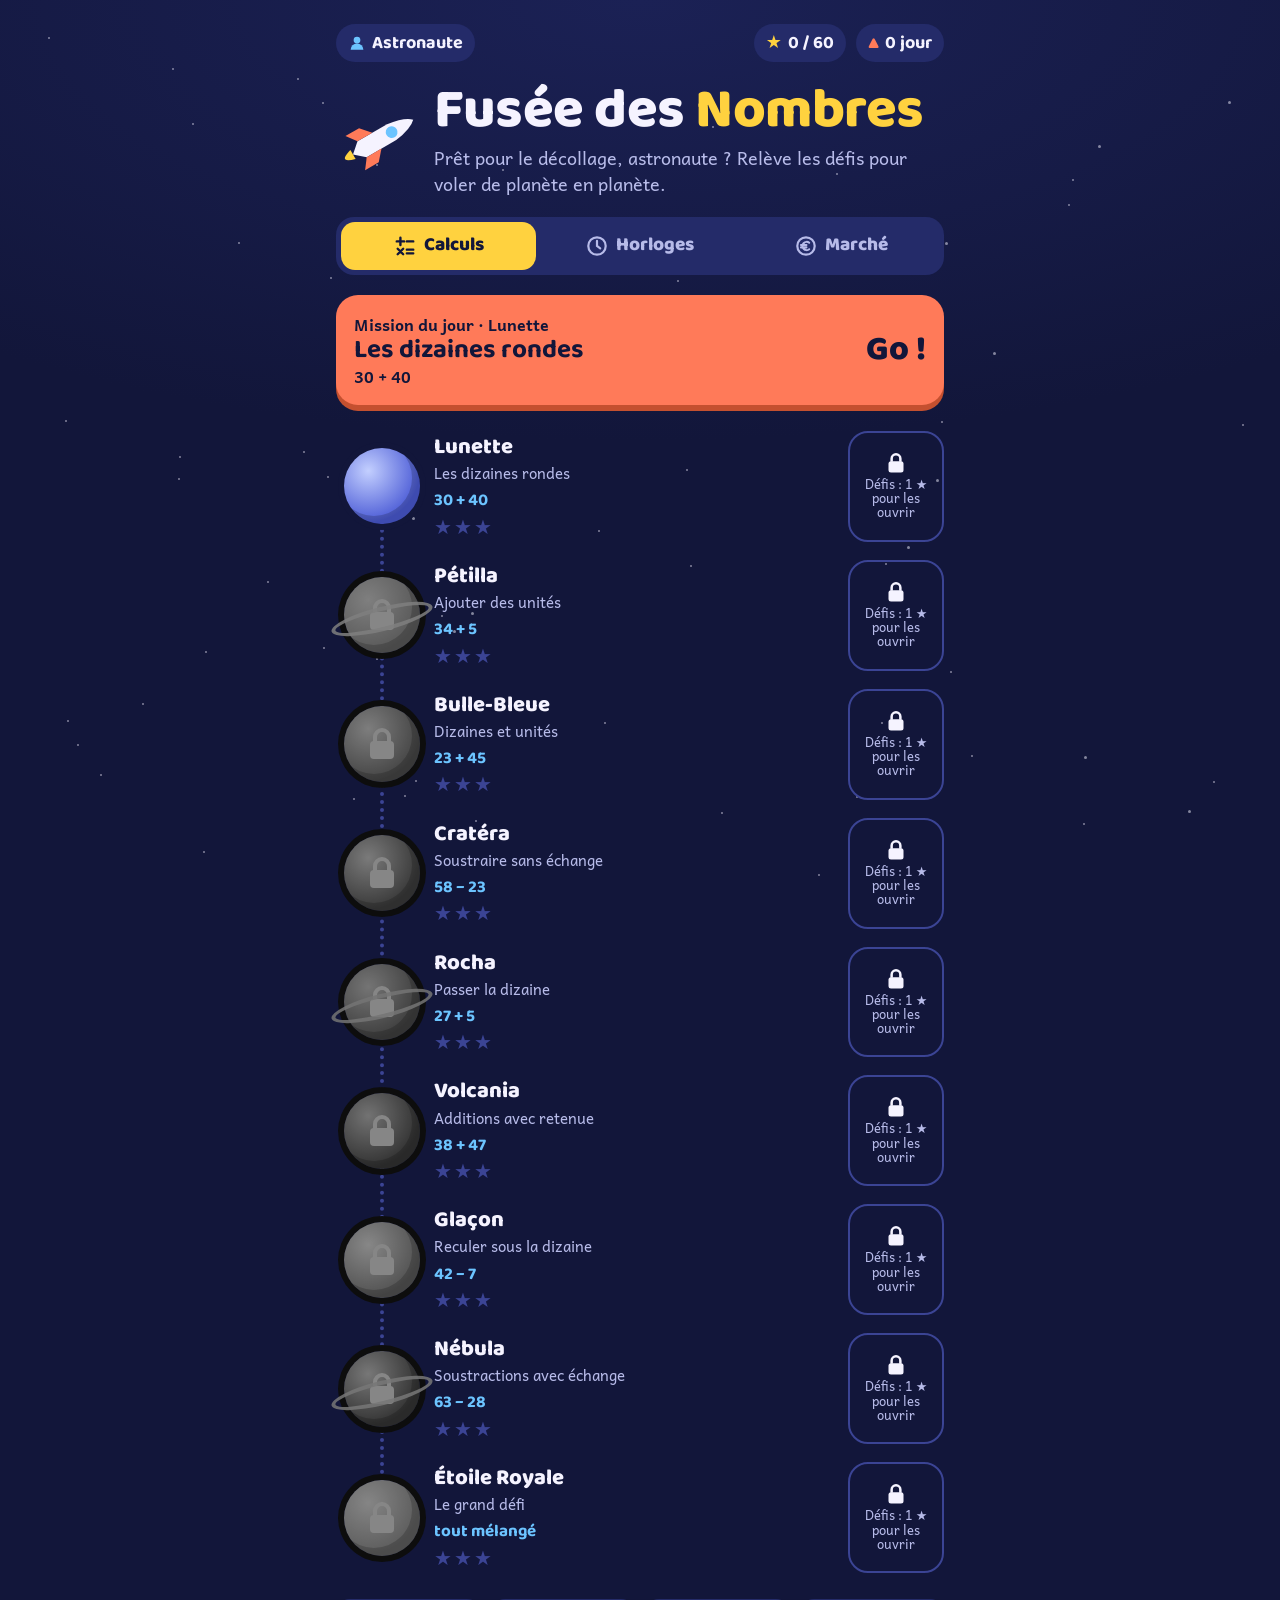
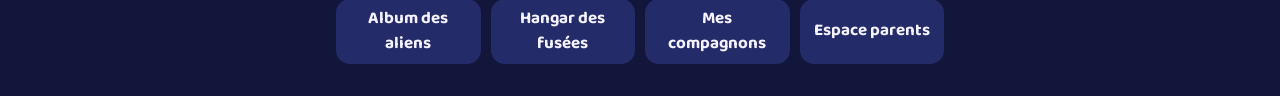
<file: index.html>
<!doctype html>
<html lang="fr">
<head>
<meta charset="utf-8">
<meta name="viewport" content="width=device-width,initial-scale=1,viewport-fit=cover">
<title>Fusée des Nombres</title>
<link rel="preconnect" href="https://fonts.googleapis.com">
<link rel="preconnect" href="https://fonts.gstatic.com" crossorigin>
<link rel="stylesheet" href="https://fonts.googleapis.com/css2?family=Baloo+2:wght@500;700;800&family=Andika:wght@400;700&display=swap">
<link rel="stylesheet" href="src/styles/base.css?v=11ead0ea">
<link rel="stylesheet" href="src/styles/home.css?v=f596ff25">
<link rel="stylesheet" href="src/styles/game.css?v=fdebc395">
<link rel="stylesheet" href="src/styles/screens.css?v=ad14bec3">
<link rel="stylesheet" href="src/styles/clock.css?v=83134916">
<link rel="stylesheet" href="src/styles/money.css?v=e6f331f5">
</head>
<body>
<div id="sky" aria-hidden="true"></div>
<main class="app" id="app"></main>

<!-- L'ordre compte : chaque fichier peut utiliser ce que définissent les précédents. -->
<script src="src/js/core/utils.js?v=38701ada"></script>
<script src="src/js/data/levels.js?v=82737ecb"></script>
<script src="src/js/data/clock-levels.js?v=f9606397"></script>
<script src="src/js/data/money-levels.js?v=098c0817"></script>
<script src="src/js/data/messages.js?v=a18415a1"></script>
<script src="src/js/core/storage.js?v=721495cc"></script>
<script src="src/js/core/sound.js?v=1b81cc5b"></script>
<script src="src/js/graphics/icons.js?v=cd77efa2"></script>
<script src="src/js/graphics/rockets.js?v=a6855240"></script>
<script src="src/js/graphics/aliens.js?v=03790346"></script>
<script src="src/js/graphics/companions.js?v=82562516"></script>
<script src="src/js/graphics/aids.js?v=9d607df4"></script>
<script src="src/js/graphics/clock.js?v=b2bdffbd"></script>
<script src="src/js/graphics/money.js?v=dd99b543"></script>
<script src="src/js/game/clock.js?v=d94fd621"></script>
<script src="src/js/game/money.js?v=c3a6fdbc"></script>
<script src="src/js/game/mission.js?v=0a1a0919"></script>
<script src="src/js/ui/effects.js?v=f398ff62"></script>
<script src="src/js/ui/render.js?v=0757fdc7"></script>
<script src="src/js/ui/home.js?v=3b394666"></script>
<script src="src/js/ui/game.js?v=12a74ba6"></script>
<script src="src/js/ui/game-clock.js?v=6943864a"></script>
<script src="src/js/ui/game-money.js?v=47091a39"></script>
<script src="src/js/ui/results.js?v=06f67820"></script>
<script src="src/js/ui/collections.js?v=1fd91450"></script>
<script src="src/js/ui/players.js?v=68bf531c"></script>
<script src="src/js/ui/parents.js?v=ed73d9a6"></script>
<script src="src/js/main.js?v=d20ff30e"></script>
</body>
</html>
</file>
<file: src/styles/base.css>
/* Fusée des Nombres : couleurs, typographie et éléments communs.
 Mise en page : appli sur un écran. Une carte verticale de planètes (une par compétence) ; chaque mission est un cockpit avec le calcul, la piste de la fusée et un grand clavier. */
:root{
  --night:#12163a; --night-2:#1b2155; --panel:#242b69; --line:#3b4494;
  --ink:#f5f3ff; --ink-soft:#b7bbe9;
  --star:#ffd23f; --silver:#cfd6ee; --rocket:#ff7a59; --mint:#53e0b0; --sky:#6cc4ff;
  --display:"Baloo 2","Comic Sans MS",system-ui,sans-serif;
  --body:"Andika","Trebuchet MS",system-ui,sans-serif;
  color-scheme:dark;
}
*{box-sizing:border-box}
html,body{height:100%}
/* appli tactile : pas de zoom au double toucher, pas de sélection de texte ni de menu à l'appui long, pas de flash gris au toucher.
   Le zoom à deux doigts reste possible ; le champ du prénom (espace parents) reste sélectionnable. */
html{touch-action:manipulation;-webkit-text-size-adjust:100%}
body{-webkit-user-select:none;user-select:none;-webkit-touch-callout:none;-webkit-tap-highlight-color:transparent}
input{-webkit-user-select:text;user-select:text;-webkit-touch-callout:default}
svg{-webkit-user-drag:none}
body{background:var(--night);background-image:radial-gradient(120% 70% at 50% 0%,var(--night-2) 0%,var(--night) 70%);background-attachment:fixed;color:var(--ink);font-family:var(--body);font-size:18px;line-height:1.45;overflow-x:hidden}
button{font:inherit;color:inherit;cursor:pointer;border:0;background:none}
button:focus-visible,input:focus-visible{outline:3px solid var(--star);outline-offset:3px}
h1,h2,h3{font-family:var(--display);line-height:1.05;margin:0;text-wrap:balance}

#sky{position:fixed;inset:0;pointer-events:none;z-index:0}
#sky i{position:absolute;width:2px;height:2px;border-radius:50%;background:var(--ink);opacity:.5;animation:tw 3s ease-in-out infinite alternate}
@keyframes tw{to{opacity:.1}}

.app{position:relative;z-index:1;max-width:640px;margin:0 auto;padding-inline:16px;padding-block:16px 32px;display:flex;flex-direction:column;gap:20px;min-height:100%}

/* ---------- top bar ---------- */
.bar{display:flex;align-items:center;gap:10px;flex-wrap:wrap}
.bar .grow{flex:1;min-width:0}
.chip{display:inline-flex;align-items:center;gap:6px;padding:6px 12px;border-radius:999px;background:var(--panel);font-family:var(--display);font-weight:700;font-size:18px;white-space:nowrap}
.chip .s{color:var(--star)}
.chip .f{color:var(--rocket)}
.iconbtn{display:inline-flex;align-items:center;gap:6px;padding:8px 14px;border-radius:14px;background:var(--panel);font-family:var(--display);font-weight:700;font-size:17px}
.iconbtn:hover{background:var(--line)}

/* confetti */
.confetti{position:fixed;inset:0;pointer-events:none;z-index:5;overflow:hidden}
.confetti i{position:absolute;top:-20px;width:10px;height:14px;border-radius:2px;animation:fall 2.4s ease-in forwards}
@keyframes fall{to{transform:translateY(110vh) rotate(540deg)}}

.ship .flame{animation:flick .15s infinite alternate}
@keyframes flick{to{transform:scaleX(1.35);transform-origin:right center}}

@media (prefers-reduced-motion:reduce){
  *,*::before,*::after{animation:none!important;transition:none!important}
}
</file>
<file: src/styles/home.css>
/* Carte des planètes, compagnon et boutons des défis */
.hero{display:flex;align-items:center;gap:14px}
.hero h1{font-size:clamp(38px,9vw,56px);font-weight:800;letter-spacing:-.5px}
.hero h1 span{color:var(--star)}
.hero svg{width:84px;flex:none;transform:rotate(-30deg)}
.hello{color:var(--ink-soft);margin:4px 0 0}
.cta{display:flex;align-items:center;justify-content:space-between;gap:12px;padding:16px 18px;border-radius:22px;background:var(--rocket);color:var(--night);text-align:left;box-shadow:0 6px 0 #c4502f}
.cta:active{transform:translateY(4px);box-shadow:0 2px 0 #c4502f}
.cta b{font-family:var(--display);font-size:26px;display:block;line-height:1}
.cta small{font-size:16px;font-weight:700}
.cta .go{font-family:var(--display);font-weight:800;font-size:34px;white-space:nowrap}
.review{display:flex;align-items:center;gap:10px;padding:12px 16px;border-radius:18px;border:2px dashed var(--sky);color:var(--sky);font-weight:700;text-align:left}

.map{list-style:none;margin:0;padding:0;display:flex;flex-direction:column;gap:6px;position:relative}
.map::before{content:"";position:absolute;left:44px;top:40px;bottom:40px;border-left:4px dotted var(--line)}
.map li{display:flex;align-items:center;gap:10px}
.stop{position:relative;flex:1;min-width:0;display:flex;align-items:center;gap:14px;padding:8px;border-radius:24px;text-align:left}
.chrono{flex:none;width:96px;align-self:stretch;margin-block:6px;display:flex;flex-direction:column;align-items:center;justify-content:center;gap:4px;padding:8px 4px;border-radius:20px;border:2px solid var(--sky);color:var(--sky);font-family:var(--display);font-weight:700;font-size:15px;line-height:1.1;text-align:center}
.chrono:not([disabled]):hover{background:rgba(108,196,255,.1)}
.chrono[disabled]{border-color:var(--line);color:var(--ink-soft);font-family:var(--body);font-weight:400;font-size:13px;cursor:default}
.chrono .best{color:var(--ink);font-size:19px;font-variant-numeric:tabular-nums}
.modes{flex:none;width:96px;align-self:stretch;margin-block:6px;display:flex;flex-direction:column;gap:6px}
.modes .chrono{width:auto;flex:1;margin:0;align-self:auto;gap:2px;padding:4px}
.chrono .lbl{font-family:var(--body);font-weight:700;font-size:13px}
.modes .best{font-size:16px;white-space:nowrap}
.chrono .mini{display:flex;align-items:center;gap:5px}
.chrono .mini svg{width:20px;height:20px;flex:none}
.chrono.riddle{border-color:var(--mint);color:var(--mint)}
.chrono.riddle:not([disabled]):hover{background:rgba(83,224,176,.1)}
.buddy{display:flex;align-items:center;gap:14px;padding:4px;text-align:left;border-radius:22px}
.buddy:hover{background:rgba(255,255,255,.04)}
.buddy svg{width:92px;height:92px;flex:none;animation:hop 2.6s ease-in-out infinite}
@keyframes hop{0%,100%{transform:translateY(0)}50%{transform:translateY(-6px)}}
.bubble{position:relative;min-width:0;padding:10px 14px;border-radius:18px;background:var(--ink);color:var(--night);font-weight:700;font-size:16px;line-height:1.3}
.bubble::before{content:"";position:absolute;left:-8px;top:50%;margin-top:-8px;border-style:solid;border-width:8px 8px 8px 0;border-color:transparent var(--ink) transparent transparent}
.sil svg,svg.sil{filter:brightness(0) invert(.8);opacity:.35;animation:none}
.medals{display:flex;gap:4px}
.medals i{width:12px;height:12px;border-radius:50%;border:2px solid var(--line)}
.medals i.silver{background:var(--silver);border-color:var(--silver)}
.medals i.gold{background:var(--star);border-color:var(--star)}
.stop:not([disabled]):hover{background:rgba(255,255,255,.05)}
.stop[disabled]{cursor:default}
.planet{position:relative;flex:none;width:76px;height:76px;border-radius:50%;background:radial-gradient(circle at 32% 30%,var(--c1),var(--c2) 70%);box-shadow:inset -8px -8px 0 rgba(0,0,0,.18),0 0 0 6px var(--night)}
.planet.ring::after{content:"";position:absolute;left:-14px;right:-14px;top:30px;height:16px;border-radius:50%;border:4px solid var(--c1);transform:rotate(-14deg);opacity:.85}
.stop[disabled] .planet{filter:grayscale(1) brightness(.55)}
.lock{position:absolute;inset:0;display:grid;place-items:center}
.stop .t{min-width:0}
.stop .n{font-family:var(--display);font-weight:800;font-size:22px;line-height:1}
.stop .k{font-size:15px;color:var(--ink-soft)}
.stop .ex{font-family:var(--display);font-weight:700;font-size:17px;color:var(--sky)}
.stars{color:var(--line);font-size:20px;letter-spacing:2px;line-height:1}
.stars .on{color:var(--star)}
.foot{display:flex;gap:10px;flex-wrap:wrap}
.foot .iconbtn{flex:1;justify-content:center}

@media (max-width:420px){
  .planet{width:64px;height:64px}
  .map::before{left:38px}
  .stop{gap:10px}
  .chrono{width:84px}
  .modes{width:84px}
  .modes .chrono{width:auto}
  .buddy svg{width:76px;height:76px}
  .bubble{font-size:15px}
  .stop .n{font-size:20px}
}
</file>
<file: src/styles/game.css>
/* Écran de jeu : piste, calcul, aides et clavier */
.track{position:relative;height:44px;margin-inline:4px 34px}
.track .rail{position:absolute;left:0;right:0;top:20px;height:4px;border-radius:2px;background:var(--line)}
.track .dots{position:absolute;inset:0;display:flex;justify-content:space-between;align-items:center}
.track .dot{width:12px;height:12px;border-radius:50%;background:var(--line);border:2px solid var(--night)}
.track .dot.ok{background:var(--mint)}
.track .dot.half{background:var(--star)}
.track .dot.miss{background:var(--rocket)}
.track .ship{position:absolute;top:6px;width:52px;margin-left:-26px;transition:left .6s cubic-bezier(.3,1.4,.6,1)}
.track .goal{position:absolute;right:-34px;top:4px;width:36px;height:36px;border-radius:50%;background:radial-gradient(circle at 32% 30%,var(--c1),var(--c2) 70%)}

.qcard{display:flex;flex-direction:column;align-items:center;gap:6px;padding:22px 16px 18px;border-radius:28px;background:var(--panel);text-align:center}
.qcount{font-size:15px;color:var(--ink-soft);font-weight:700}
.calc{font-family:var(--display);font-weight:800;font-size:clamp(38px,11vw,72px);line-height:1;display:flex;align-items:center;gap:.22em;justify-content:center;font-variant-numeric:tabular-nums;white-space:nowrap}
.qcard.compact{padding:12px 12px 10px;gap:4px}
.qcard.compact .calc{font-size:clamp(32px,9vw,52px)}
.qcard.compact .msg{min-height:0;font-size:17px}
.app.playing{gap:14px}
.gamebar{flex-wrap:nowrap}
.gamebar .chip{min-width:0;overflow:hidden;text-overflow:ellipsis;font-size:16px}
.gamebar .iconbtn{flex:none}
/* clavier toujours visible en bas de l'écran ; l'aide défile au-dessus */
.dock{position:sticky;bottom:0;z-index:2;margin-inline:-16px;padding:10px 16px calc(10px + env(safe-area-inset-bottom,0px));background:var(--night);box-shadow:0 -12px 16px -8px var(--night)}
.calc .op{color:var(--sky)}
.answer{min-width:1.8em;padding:.05em .2em;border-radius:18px;border:4px dashed var(--ink-soft);color:var(--star);text-align:center}
.answer.empty{color:var(--line)}
.answer.good{border-style:solid;border-color:var(--mint);color:var(--mint);animation:pop .4s}
.answer.bad{border-style:solid;border-color:var(--rocket);color:var(--rocket);animation:shake .4s}
@keyframes pop{50%{transform:scale(1.15)}}
@keyframes shake{25%{transform:translateX(-8px)}75%{transform:translateX(8px)}}
.msg{min-height:1.5em;font-weight:700;font-size:19px;text-align:center}
.msg.good{color:var(--mint)} .msg.bad{color:var(--rocket)}

.tools{display:flex;gap:10px;justify-content:center;flex-wrap:wrap}
.toolbtn{padding:8px 16px;border-radius:999px;border:2px solid var(--line);font-weight:700;font-size:16px}
.toolbtn[aria-pressed="true"]{background:var(--sky);border-color:var(--sky);color:var(--night)}

.aid{display:flex;flex-direction:column;align-items:center;gap:12px;padding:16px;border-radius:22px;border:2px solid var(--line)}
.blocks{display:flex;align-items:flex-end;justify-content:center;gap:14px}
.grp{display:flex;flex-direction:column;align-items:center;gap:6px}
.grp{min-width:0}
.grp .cubes{display:flex;align-items:flex-end;gap:4px;flex-wrap:wrap;justify-content:center;max-width:220px}
.grp .lbl{font-size:14px;color:var(--ink-soft);text-align:center}
.ten{width:12px;height:80px;border-radius:2px;background:repeating-linear-gradient(to bottom,var(--sky) 0 7px,var(--night-2) 7px 8px)}
.units{display:grid;grid-template-columns:repeat(5,12px);gap:1px}
.one{width:12px;height:12px;border-radius:2px;background:var(--star)}
.grp.minus .one,.grp.minus .ten{opacity:.9}
.bigop{font-family:var(--display);font-weight:800;font-size:34px;color:var(--sky);align-self:center}

.col{font-family:var(--display);font-weight:800;font-size:40px;line-height:1.1;display:grid;grid-template-columns:repeat(3,1.1em);text-align:center;font-variant-numeric:tabular-nums}
.col .carry{font-size:22px;color:var(--rocket);align-self:end}
.col .x{text-decoration:line-through;text-decoration-color:var(--rocket);text-decoration-thickness:3px;color:var(--ink-soft)}
.col sup{font-size:.5em;color:var(--rocket);vertical-align:.7em}
.col .rule{grid-column:1/-1;height:4px;border-radius:2px;background:var(--ink);margin:4px 0}
.col .res{color:var(--mint)}
.col .tens{color:var(--sky)}
.steps{margin:0;padding-left:1.4em;display:flex;flex-direction:column;gap:4px;max-width:34em}
.aid.cols{flex-direction:row;align-items:center;justify-content:center;gap:18px}
.explain{display:flex;flex-direction:column;gap:8px;min-width:0}
.legend{font-size:14px;color:var(--ink-soft)}

.pad{display:grid;grid-template-columns:repeat(3,1fr);gap:10px}
.key{height:64px;border-radius:18px;background:var(--panel);font-family:var(--display);font-weight:800;font-size:32px;box-shadow:0 5px 0 var(--night-2)}
.key:active{transform:translateY(4px);box-shadow:0 1px 0 var(--night-2)}
.key.del{color:var(--ink-soft);font-size:26px}
.key.ok{background:var(--mint);color:var(--night);box-shadow:0 5px 0 #2a9f7a}
.key.ok:disabled{opacity:.4}
.next{width:100%;min-height:64px;padding:8px 14px;line-height:1.1;border-radius:18px;background:var(--star);color:var(--night);font-family:var(--display);font-weight:800;font-size:26px;box-shadow:0 5px 0 #c19a12}

.clock{font-family:var(--display);font-weight:800;font-size:30px;line-height:1;color:var(--star);font-variant-numeric:tabular-nums}
.goals{font-size:15px;color:var(--ink-soft)}

@media (max-width:480px){
  .aid{padding:10px;gap:8px}
  .aid.cols{gap:10px}
  .col{font-size:28px}
  .col .carry{font-size:17px}
  .steps{font-size:15px;line-height:1.35;padding-left:1.2em}
  .blocks{gap:8px}
  .grp .lbl{font-size:12px}
  .ten{width:8px;height:52px;background:repeating-linear-gradient(to bottom,var(--sky) 0 4.2px,var(--night-2) 4.2px 5.2px)}
  .units{grid-template-columns:repeat(5,8px)}
  .one{width:8px;height:8px}
  .grp .cubes{gap:3px;max-width:120px}
  .bigop{font-size:26px}
  .track{height:34px}
  .track .rail{top:15px}
  .track .ship{top:2px;width:44px;margin-left:-22px}
  .track .goal{top:2px;width:30px;height:30px;right:-32px}
  .tools .toolbtn{padding:6px 12px;font-size:15px}
  .pad{gap:8px}
}

@media (max-width:420px){
  .key{height:52px;font-size:28px}
}
</file>
<file: src/styles/screens.css>
/* Écrans de résultat, collections (album, hangar, compagnons) et espace parents */
/* ---------- result ---------- */
.result{display:flex;flex-direction:column;align-items:center;gap:16px;text-align:center;padding-top:12px}
.result h2{font-size:clamp(34px,8vw,46px)}
.bigstars{display:flex;gap:10px}
.bigstars svg{width:72px;height:72px}
.bigstars .on{animation:pop .5s backwards}
.bigstars .on:nth-child(2){animation-delay:.25s}
.bigstars .on:nth-child(3){animation-delay:.5s}
.facts{display:flex;gap:12px;flex-wrap:wrap;justify-content:center}
.fact{padding:10px 16px;border-radius:16px;background:var(--panel);min-width:130px}
.fact b{display:block;font-family:var(--display);font-size:30px;line-height:1;color:var(--star)}
.fact span{font-size:15px;color:var(--ink-soft)}
.gift{display:flex;align-items:center;gap:14px;padding:12px 18px;border-radius:22px;border:2px solid var(--star);text-align:left}
.gift svg{width:84px;height:84px;flex:none}
.gift .ship-art svg{width:120px;height:60px}
.actions{display:flex;flex-direction:column;gap:12px;width:100%}

/* ---------- album ---------- */
.album{display:grid;grid-template-columns:repeat(3,minmax(0,1fr));gap:12px}
.slot{display:flex;flex-direction:column;align-items:center;gap:4px;padding:12px 6px;border-radius:20px;background:var(--panel);text-align:center}
.slot svg{width:100%;max-width:96px;aspect-ratio:1}
.slot .n{font-family:var(--display);font-weight:700;font-size:17px;line-height:1.1;overflow-wrap:break-word;hyphens:auto}
.slot.empty svg{opacity:.25;filter:grayscale(1)}
.slot.gold{box-shadow:inset 0 0 0 3px var(--star)}
.slot.on{box-shadow:inset 0 0 0 3px var(--mint)}
.slot .st{font-size:13px;color:var(--ink-soft);line-height:1.2}
.slot.on .st{color:var(--mint);font-weight:700}
.palbig svg{width:150px;height:150px;animation:hop 2.6s ease-in-out infinite}
.note{color:var(--ink-soft);font-size:16px;margin:0}
.hangar{display:grid;grid-template-columns:repeat(2,minmax(0,1fr));gap:12px}
.bay{display:flex;flex-direction:column;align-items:center;gap:6px;padding:14px 10px;border-radius:20px;background:var(--panel);text-align:center;border:3px solid transparent}
.bay svg{width:100%;max-width:150px;aspect-ratio:2/1}
.bay .n{font-family:var(--display);font-weight:700;font-size:18px;line-height:1.1}
.bay .st{font-size:14px;color:var(--ink-soft)}
.bay.locked svg{opacity:.25;filter:grayscale(1) brightness(.6)}
.bay.locked{cursor:default}
.bay.on{border-color:var(--mint)}
.bay.on .st{color:var(--mint);font-weight:700}
.bigtime{font-family:var(--display);font-weight:800;font-size:clamp(56px,16vw,84px);line-height:1;color:var(--star);font-variant-numeric:tabular-nums}
.targets{display:flex;flex-direction:column;gap:6px;align-items:stretch;width:100%;max-width:340px}
.target{display:flex;justify-content:space-between;gap:10px;padding:8px 14px;border-radius:14px;background:var(--panel);font-weight:700}
.target.hit{box-shadow:inset 0 0 0 2px var(--mint);color:var(--mint)}
.gift .ship-art{width:120px;flex:none}

/* ---------- parents ---------- */
.parents{display:flex;flex-direction:column;gap:18px}
.parents h2{font-size:32px}
.parents h3{font-size:22px;margin-bottom:8px}
.box{padding:16px;border-radius:20px;background:var(--panel);min-width:0}
.tbl{overflow-x:auto}
table{border-collapse:collapse;width:100%;font-size:15px;font-variant-numeric:tabular-nums}
th,td{padding:8px 6px;text-align:left;border-bottom:1px solid var(--line);vertical-align:top}
th{font-size:13px;letter-spacing:.06em;text-transform:uppercase;color:var(--ink-soft);font-weight:700}
td.num{text-align:right;white-space:nowrap}
.meter{display:inline-block;width:52px;height:8px;border-radius:4px;background:var(--line);vertical-align:middle;margin-right:6px;overflow:hidden}
.meter i{display:block;height:100%;background:var(--mint)}
.errs{display:flex;flex-wrap:wrap;gap:8px}
.err{padding:4px 10px;border-radius:10px;background:var(--night-2);font-family:var(--display);font-weight:700}
.field{display:flex;gap:10px;flex-wrap:wrap;align-items:center}
.field input{flex:1;min-width:0;padding:10px 14px;border-radius:12px;border:2px solid var(--line);background:var(--night);color:var(--ink);font:inherit}
.tips{margin:0;padding-left:1.2em;display:flex;flex-direction:column;gap:6px;font-size:16px}
.danger{color:var(--rocket);border:2px solid var(--rocket);padding:8px 14px;border-radius:12px;font-weight:700}
.danger.solid{background:var(--rocket);color:var(--night)}

@media (max-width:420px){
  .slot .n{font-size:15px}
}

/* ---------- joueurs ---------- */
.players{display:grid;grid-template-columns:repeat(2,minmax(0,1fr));gap:12px}
.player{display:flex;flex-direction:column;gap:6px;padding:10px;border-radius:20px;background:var(--panel);border:3px solid transparent;min-width:0}
.player.on{border-color:var(--mint)}
.player .pick{display:flex;flex-direction:column;align-items:center;gap:4px;text-align:center}
.player .pick svg{width:84px;height:84px;max-width:100%}
.player .n{font-family:var(--display);font-weight:800;font-size:20px;line-height:1.1;overflow-wrap:break-word;max-width:100%}
.player .st{font-size:14px;color:var(--ink-soft)}
.player.on .st{color:var(--mint);font-weight:700}
.player .del{align-self:center;padding:4px 8px;font-size:13px;color:var(--ink-soft);text-decoration:underline}
.player .confirm{display:flex;flex-wrap:wrap;gap:6px;align-items:center;justify-content:center;font-size:14px;text-align:center}
.player .confirm button{padding:6px 12px}
.homebar{flex-wrap:nowrap}
.homebar .chip{flex:none}
.playerchip{flex-shrink:1!important;min-width:0;overflow:hidden;text-overflow:ellipsis;cursor:pointer}
@media (max-width:420px){
  .homebar{gap:6px}
  .homebar .chip{font-size:16px;padding:6px 10px}
}
.playerchip svg{flex:none;color:var(--sky)}
</file>
<file: src/styles/clock.css>
/* Horloges : écran de jeu (lecture et réglage des aiguilles) et onglets des mondes */
.clockcard{display:grid;grid-template-columns:minmax(0,1.15fr) minmax(0,1fr);align-items:center;gap:8px 12px;padding-inline:12px}
.clockcard>.qcount,.clockcard>.clock,.clockcard>.goals,.clockcard>.msg{grid-column:1/-1}
.clockwrap{width:100%;max-width:230px;justify-self:center}
.clockcard.compact .clockwrap{max-width:180px}
.clockwrap svg{display:block;width:100%;height:auto}
.side{display:flex;flex-direction:column;align-items:center;gap:8px;min-width:0}
.side .ask{font-weight:700;color:var(--ink-soft)}
.side .tools{gap:6px;flex-wrap:nowrap}
.side .toolbtn{font-size:14px;padding:6px 12px}
.timeans{font-size:clamp(28px,8vw,46px);gap:.15em}
.answer.slot{font:inherit;color:var(--star);min-width:1.5em;cursor:pointer}
.answer.slot.active{border-style:solid;border-color:var(--star)}
.answer.slot.empty{color:var(--line)}
.settarget{font-family:var(--display);font-weight:800;font-size:clamp(28px,8vw,46px);line-height:1;color:var(--star);white-space:nowrap}
.settarget.good{color:var(--mint)}
.settarget.bad{color:var(--rocket)}
.when{display:inline-flex;align-items:center;gap:5px;padding:3px 10px;border-radius:999px;background:var(--star);color:var(--night);font-weight:700;font-size:14px;white-space:nowrap}
.when.am{background:var(--sky)}
.setpad{display:grid;grid-template-columns:1fr 1fr;gap:10px}
.setpad .key{font-size:24px}
.setpad .wide{grid-column:1/-1}
.key:disabled{opacity:.4}

/* onglets des mondes sur la carte */
.worlds{display:grid;grid-template-columns:repeat(3,minmax(0,1fr));gap:6px;padding:5px;border-radius:18px;background:var(--panel)}
.worlds button{display:flex;align-items:center;justify-content:center;gap:8px;padding:10px;border-radius:14px;font-family:var(--display);font-weight:800;font-size:19px;color:var(--ink-soft)}
.worlds button[aria-selected="true"]{background:var(--star);color:var(--night)}
.worlds svg{width:22px;height:22px;flex:none}
.worldhead{font-size:22px;color:var(--ink-soft);margin-top:4px}

@media (max-width:420px){
  .side .toolbtn{font-size:13px;padding:5px 9px}
  .setpad .key{font-size:21px}
  .worlds button{font-size:16px;gap:5px;padding:9px 4px}
  .worlds svg{width:18px;height:18px}
}
</file>
<file: src/styles/money.css>
/* Monde « Marché » : pièces, billets, comptoir et porte-monnaie */
.moneycard{gap:8px}
.money{display:inline-block;line-height:0;padding:0}
.money svg{display:block}
.tray{display:flex;flex-wrap:wrap;gap:8px;justify-content:center;align-items:center;min-height:56px}
.moneyans{font-size:clamp(30px,9vw,46px);gap:.15em}
.moneyans .ask{font-family:var(--body);font-size:18px;font-weight:700;color:var(--ink-soft);margin-right:.3em}
.deal{text-align:center;font-size:18px;line-height:1.3}
.deal b{font-family:var(--display);font-size:32px;color:var(--star);white-space:nowrap}
.deal .few{font-size:15px;color:var(--ink-soft)}
.counter{display:flex;flex-wrap:wrap;gap:6px;justify-content:center;align-items:center;width:100%;min-height:70px;padding:8px;border-radius:16px;border:2px dashed var(--line)}
.counter.good{border-style:solid;border-color:var(--mint)}
.counter.bad{border-style:solid;border-color:var(--rocket)}
.counter .empty-note{color:var(--ink-soft);font-size:15px;text-align:center}
.tally{font-weight:700;color:var(--mint)}
.wallet-title{font-size:14px;font-weight:700;color:var(--ink-soft);text-align:center;margin-bottom:6px}
.wallet{display:grid;grid-template-columns:repeat(3,1fr);gap:8px}
.wallet.limited{grid-template-columns:repeat(4,1fr)}
.wallet .key{height:auto;min-height:58px;display:flex;align-items:center;justify-content:center;padding:4px}
.wallet .key:disabled{opacity:.2}
.wallet-actions{display:grid;grid-template-columns:1fr 1.4fr;gap:8px;margin-top:8px}
.wallet-actions .key{height:52px;font-size:20px}

@media (max-width:420px){
  .wallet{gap:6px}
  .wallet .key{min-height:48px}
  .wallet-actions .key{height:46px;font-size:18px}
  .deal{font-size:16px}
  .deal b{font-size:28px}
  .counter{min-height:56px;padding:6px}
}
</file>
